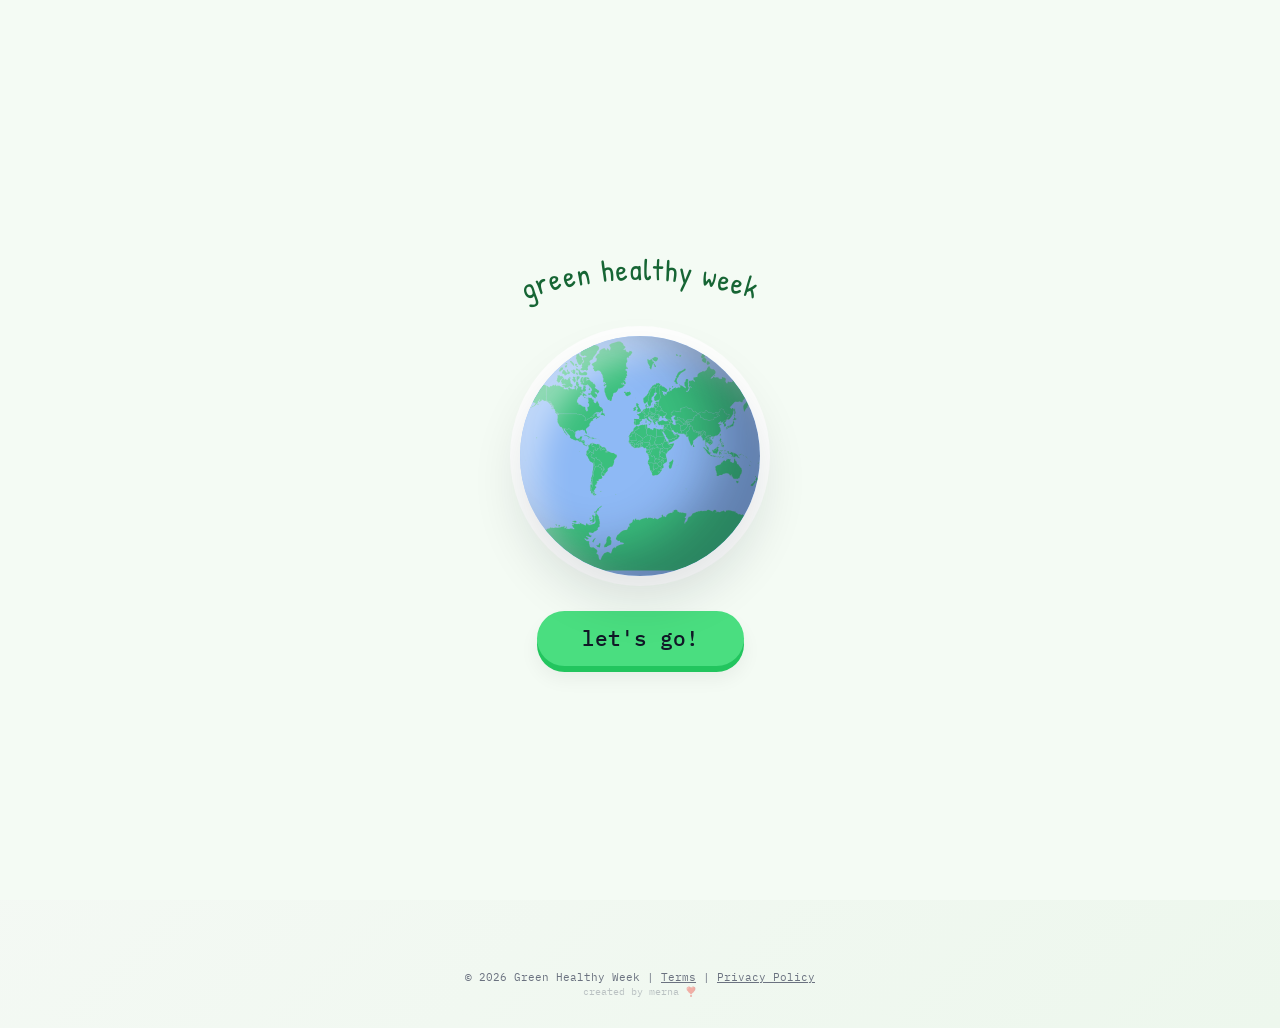
<file: index.html>
<!DOCTYPE html>
<html lang="en">
<head>

<script async src="https://www.googletagmanager.com/gtag/js?id=G-5NJ11QNPLZ"></script>
<script>
  window.dataLayer = window.dataLayer || [];
  function gtag(){dataLayer.push(arguments);}
  gtag('js', new Date());
  gtag('config', 'G-5NJ11QNPLZ');
</script>

<script type="text/javascript">
    (function(c,l,a,r,i,t,y){
        c[a]=c[a]||function(){(c[a].q=c[a].q||[]).push(arguments)};
        t=l.createElement(r);t.async=1;t.src="https://www.clarity.ms/tag/"+i;
        y=l.getElementsByTagName(r)[0];y.parentNode.insertBefore(t,y);
    })(window, document, "clarity", "script", "zi676j51n7");
</script>

    <meta charset="UTF-8">
    <meta name="viewport" content="width=device-width, initial-scale=1.0, maximum-scale=1.0, user-scalable=no">
    <title>healthy plate, healthy planet!</title>
    <link href="https://fonts.googleapis.com/css2?family=IBM+Plex+Mono:wght@400;500&family=Inter:wght@500;600&family=Patrick+Hand&display=swap" rel="stylesheet">
    <link rel="stylesheet" href="style.css">

    <link rel="icon" type="image/png" href="favicon.png">

    <meta property="og:title" content="green healthy week">

<meta property="og:description"
content="Explore nutrition, build healthy plates, and discover how to care for our planet!">

<meta property="og:image"
content="https://healthy-plate-healthy-planet.vercel.app/og-image.png">

<meta property="og:url"
content="https://healthy-plate-healthy-planet.vercel.app/">

<meta property="og:type" content="website">

<meta name="twitter:card" content="summary_large_image">

</head>
<body>

     <div id="scene-stage">
    <div id="scene-intro" class="scene active">
        <svg class="curved-title-svg" viewBox="0 0 500 120">
            <path id="textCurve" d="M 60,100 Q 250,20 440,100" fill="transparent" />
            <text>
                <textPath href="#textCurve" startOffset="50%" text-anchor="middle">
                    green healthy week
                </textPath>
            </text>
        </svg>

        <div class="earth-track">
            <div class="earth-globe-new">
                <div class="globe-clip">
                    <div class="globe-map-img"></div>
                </div>
                <div class="globe-shadow"></div>
            </div>
        </div>

        <button class="start-btn" onclick="goToScene('scene-menu')">let's go!</button>
    </div>

    <div id="scene-menu" class="scene">
        <div class="glass-header" style="margin-bottom: 25px;">
            <h2>green healthy week</h2>
            <p>choose a game to play!</p>
        </div>

        <div class="menu-grid">
            <div class="menu-card" onclick="goToScene('scene-color')">
                <div class="menu-icon">🍽️</div>
                <h3>Plate Builder</h3>
                <p>Design a balanced healthy meal!</p>
            </div>
            <div class="menu-card" onclick="startSortingGame()">
                <div class="menu-icon">⚡</div>
                <h3>Food Sort</h3>
                <p>Sort fruits & veggies fast!</p>
            </div>
            <div class="menu-card" onclick="startCatchGame()">
                <div class="menu-icon">🧺</div>
                <h3>Catch Snack</h3>
                <p>Catch falling healthy treats!</p>
            </div>
        </div>

        <div class="menu-grid menu-grid-last">
    <div class="menu-card" onclick="startMemoryFromMenu()">
        <div class="menu-icon">🧠</div>
        <h3>Nutrition Match</h3>
        <p>Test your memory with food cards!</p>
    </div>
</div>
    </div>

    <div id="scene-color" class="scene">
        <div class="glass-header">
            <h2>pick your plate!</h2>
            <p>choose a color for your meal</p>
        </div>
        
        <div class="color-grid">
            <div class="color-option" onclick="selectColor('#a7f3d0', this)">
                <div class="plate-preview" style="background: #a7f3d0; border: 4px solid #6ee7b7;"></div>
            </div>
            <div class="color-option" onclick="selectColor('#bae6fd', this)">
                <div class="plate-preview" style="background: #bae6fd; border: 4px solid #7dd3fc;"></div>
            </div>
            <div class="color-option" onclick="selectColor('#fef08a', this)">
                <div class="plate-preview" style="background: #fef08a; border: 4px solid #fde047;"></div>
            </div>
            <div class="color-option" onclick="selectColor('#fbcfe8', this)">
                <div class="plate-preview" style="background: #fbcfe8; border: 4px solid #f9a8d4;"></div>
            </div>
            <div class="color-option" onclick="selectColor('#e9d5ff', this)">
                <div class="plate-preview" style="background: #e9d5ff; border: 4px solid #d8b4fe;"></div>
            </div>
            <div class="color-option" onclick="selectColor('#fed7aa', this)">
                <div class="plate-preview" style="background: #fed7aa; border: 4px solid #fdba74;"></div>
            </div>
            <div class="color-option" onclick="selectColor('#fecaca', this)">
                <div class="plate-preview" style="background: #fecaca; border: 4px solid #fca5a5;"></div>
            </div>
            <div class="color-option" onclick="selectColor('#ccfbf1', this)">
                <div class="plate-preview" style="background: #ccfbf1; border: 4px solid #5eead4;"></div>
            </div>
        </div>
        <div class="controls" style="margin-top: 25px;">
            <button class="btn-back" onclick="goToScene('scene-menu')">🏠 Main Menu</button>
        </div>
    </div>

    <div id="scene-build" class="scene">
        <div class="top-hud">
            <div class="hud-title">HEALTHY METER</div>
            <div class="meter-bg">
                <div class="meter-fill" id="healthMeter"></div>
            </div>
            <div class="hud-stats">
                <span class="label">FOODS ON PLATE</span>
                <span class="value" id="countVal">0</span>
            </div>
        </div>

        <div class="build-container">
            <div class="panel food-panel">
                <h3>FRUITS 🍎</h3>
                <div class="food-list">
                    <img src="blueberry.png" class="draggable" draggable="true" data-src="blueberry.png" data-size="45" alt="Blueberry">
                    <img src="strawberry.png" class="draggable" draggable="true" data-src="strawberry.png" data-size="55" alt="Strawberry">
                    <img src="apple.png" class="draggable" draggable="true" data-src="apple.png" data-size="70" alt="Apple">
                    <img src="banana.png" class="draggable" draggable="true" data-src="banana.png" data-size="100" alt="Banana">
                    <img src="kiwi.png" class="draggable" draggable="true" data-src="kiwi.png" data-size="50" alt="Kiwi">
                    <img src="watermelon.png" class="draggable" draggable="true" data-src="watermelon.png" data-size="125" alt="Watermelon">
                    <img src="pomegranate.png" class="draggable" draggable="true" data-src="pomegranate.png" data-size="85" alt="Pomegranate">
                    <img src="avocado.png" class="draggable" draggable="true" data-src="avocado.png" data-size="65" alt="Avocado">
                    <img src="mango.png" class="draggable" draggable="true" data-src="mango.png" data-size="120" alt="Mango">
                </div>
            </div>

            <div class="center-stage">
                <div class="plate-wrapper" id="dropZone">
                    <div class="the-plate" id="activePlate"></div>
                    <div class="food-layer" id="foodLayer"></div>
                </div>
                <div class="controls">
                    <button class="btn-back" onclick="goToScene('scene-color')">change plate</button>
                    <button class="btn-clear" onclick="clearPlate()">clear plate</button>
                    <button class="btn-back" onclick="goToScene('scene-menu')">🏠 menu</button>
                </div>
            </div>

            <div class="panel food-panel">
                <h3>VEGGIES 🥦</h3>
                <div class="food-list">
                    <img src="carrot.png" class="draggable" draggable="true" data-src="carrot.png" data-size="90" alt="Carrot">
                    <img src="mushroom.png" class="draggable" draggable="true" data-src="mushroom.png" data-size="50" alt="Mushroom">
                    <img src="broccoli.png" class="draggable" draggable="true" data-src="broccoli.png" data-size="65" alt="Broccoli">
                    <img src="lettuce.png" class="draggable" draggable="true" data-src="lettuce.png" data-size="105" alt="Lettuce">
                    <img src="corn.png" class="draggable" draggable="true" data-src="corn.png" data-size="95" alt="Corn">
                    <img src="pepper.png" class="draggable" draggable="true" data-src="pepper.png" data-size="75" alt="Pepper">
                </div>
            </div>
        </div>
    </div>

    <div id="scene-game" class="scene">
        <div class="glass-header">
            <h2>NUTRITION MATCH</h2>
            <p>match the healthy food cards to win!</p>
        </div>
        
        <div class="game-container">
            <div class="game-grid" id="memoryGrid"></div>
        </div>

        <div class="controls" style="margin-top: 25px;">
            <button class="btn-back" onclick="goToScene('scene-menu')">🏠 Main Menu</button>
            <button class="btn-clear" onclick="initMemoryGame()">🔄 Restart</button>
        </div>
    </div>

    <div id="scene-sorting" class="scene">
        <div class="glass-header">
            <h2>FOOD SORT SPEED RUN</h2>
            <p>is it a fruit or a vegetable?</p>
        </div>
        
        <div class="game-container">
            <div class="recipe-display-card" style="text-align: center;">
                <div id="sortItemDisplay" style="font-size: 5rem; margin-bottom: 10px;">🍎</div>
                <h3 id="sortItemName" style="font-family: 'Patrick Hand', cursive; font-size: 2rem; color: var(--poster-dark); margin-bottom: 15px;">Apple</h3>
                <div style="display: flex; gap: 15px; justify-content: center;">
                    <button class="btn-sort" onclick="checkSort('fruit')">🍎 Fruit</button>
                    <button class="btn-sort" onclick="checkSort('veggie')">🥦 Veggie</button>
                </div>
                <p id="sortScoreText" style="font-family: 'IBM Plex Mono', monospace; margin-top: 15px; font-size: 0.85rem; color: #166534;">Score: 0</p>
            </div>
        </div>

        <div class="controls" style="margin-top: 25px;">
            <button class="btn-back" onclick="goToScene('scene-menu')">🏠 Main Menu</button>
        </div>
    </div>

    <div id="scene-catch" class="scene">
        <div class="glass-header" style="margin-bottom: 10px;">
            <h2>CATCH THE SNACK</h2>
            <p>move the basket to catch falling food!</p>
        </div>
        
        <div class="catch-arena" id="catchArena">
            <div class="catch-score" id="catchScoreText">Score: 0</div>
            <div class="falling-basket" id="playerBasket">🧺</div>
        </div>

        <div class="controls" style="margin-top: 20px;">
            <button class="btn-back" onclick="exitCatchGame()">🏠 Main Menu</button>
        </div>
    </div>

    <div class="achievement-modal" id="achievementModal">
        <div class="achievement-card">
            <div class="badge-icon">🌟</div>
            <div class="achievement-tag">ACHIEVEMENT UNLOCKED</div>
            <h3 class="achievement-title">Master Chef</h3>
            <p class="achievement-desc">You built a balanced plate! Ready to play or head to the menu?</p>
            
            <div class="achievement-actions">
                <button class="btn-action primary" onclick="launchMemoryGame()">Play Memory Game ✨</button>
                <button class="btn-action secondary" onclick="goToScene('scene-menu')">Main Menu 🏠</button>
            </div>
        </div>
    </div>

    <div class="achievement-modal" id="winModal">
        <div class="achievement-card">
            <div class="badge-icon">🎉</div>
            <div class="achievement-tag">WELL DONE!</div>
            <h3 class="achievement-title">Memory Master</h3>
            <p class="achievement-desc">You matched all the healthy food cards correctly!</p>
            
            <div class="achievement-actions">
                <button class="btn-action primary" onclick="resetGame()">Play Again? 🔄</button>
                <button class="btn-action secondary" onclick="goToScene('scene-menu')">Main Menu 🏠</button>
            </div>
        </div>
    </div>

    <div class="achievement-modal" id="sortWrongModal">
        <div class="achievement-card">
            <div class="badge-icon">❌</div>
            <div class="achievement-tag" style="color: #dc2626;">OOPS!</div>
            <h3 class="achievement-title">Not Quite!</h3>
            <p class="achievement-desc" id="sortWrongText">That item belongs in a different group!</p>
            <div class="achievement-actions">
                <button class="btn-action primary" onclick="closeSortWrongModal()">Keep Playing ✨</button>
            </div>
        </div>
    </div>

    <div class="achievement-modal" id="sortWinModal">
        <div class="achievement-card">
            <div class="badge-icon">🏆</div>
            <div class="achievement-tag">SPEED RUN CLEARED</div>
            <h3 class="achievement-title">Sort Master!</h3>
            <p class="achievement-desc">You successfully sorted 10 items correctly!</p>
            <div class="achievement-actions">
                <button class="btn-action primary" onclick="startSortingGame()">Play Again 🔄</button>
                <button class="btn-action secondary" onclick="goToScene('scene-menu')">Main Menu 🏠</button>
            </div>
        </div>
    </div>

    <div class="achievement-modal" id="catchGameOverModal">
        <div class="achievement-card">
            <div class="badge-icon">💥</div>
            <div class="achievement-tag" style="color: #dc2626;">GAME OVER</div>
            <h3 class="achievement-title">Dropped It!</h3>
            <p class="achievement-desc" id="catchFinalScoreText">A snack hit the floor! Try again to reach 20.</p>
            <div class="achievement-actions">
                <button class="btn-action primary" onclick="startCatchGame()">Try Again 🔄</button>
                <button class="btn-action secondary" onclick="goToScene('scene-menu')">Main Menu 🏠</button>
            </div>
        </div>
    </div>

    <div class="achievement-modal" id="catchWinModal">
        <div class="achievement-card">
            <div class="badge-icon">👑</div>
            <div class="achievement-tag">ARCADE CHAMPION</div>
            <h3 class="achievement-title">Snack Legend!</h3>
            <p class="achievement-desc">You caught 20 healthy snacks without dropping any!</p>
            <div class="achievement-actions">
                <button class="btn-action primary" onclick="startCatchGame()">Play Again 🔄</button>
                <button class="btn-action secondary" onclick="goToScene('scene-menu')">Main Menu 🏠</button>
            </div>
        </div>
    </div>
    </div>
    
    <footer style="text-align: center; padding: 30px 10px; font-family: 'IBM Plex Mono', monospace; font-size: 0.7rem; color: #6b7280; width: 100%; margin-top: 40px; position: relative; z-index: 10;">
        <span>© 2026 Green Healthy Week</span> | 
        <a href="terms.html" style="color: #6b7280; text-decoration: underline;">Terms</a> | 
        <a href="privacy.html" style="color: #6b7280; text-decoration: underline;">Privacy Policy</a> <br>
        <span style="opacity: 0.4; font-size: 0.6rem;">created by merna ❣️</span>
    </footer>

    <script src="script.js"></script>

<script>
    document.querySelectorAll('a[href="terms.html"], a[href="privacy.html"]').forEach(link => {
        link.addEventListener('click', function(e) {
            e.preventDefault();

            const destination = this.href;

            document.body.style.transition =
                'opacity 0.45s ease, filter 0.45s ease, transform 0.45s ease';

            document.body.style.opacity = '0';
            document.body.style.filter = 'blur(10px)';
            document.body.style.transform = 'scale(0.97)';

            setTimeout(() => {
                window.location.href = destination;
            }, 450);
        });
    });
</script>
</body>
</html>
</file>
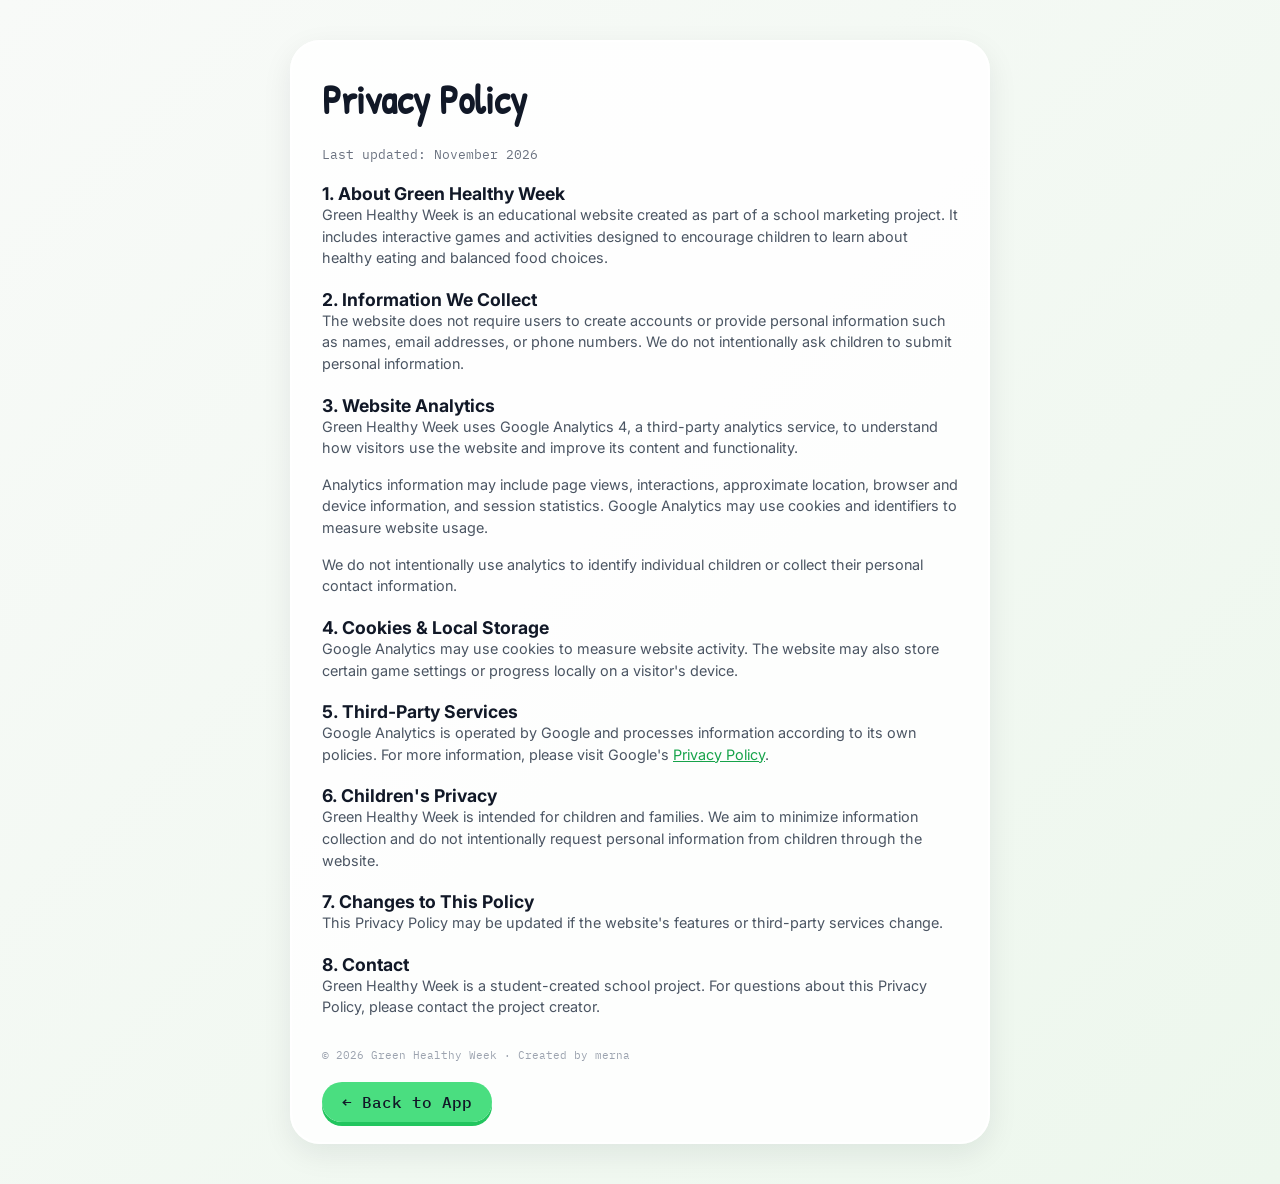
<file: privacy.html>
<!DOCTYPE html>
<html lang="en">
<head>
    <meta charset="UTF-8">
    <meta name="viewport" content="width=device-width, initial-scale=1.0">

    <title>Privacy Policy - Green Healthy Week</title>

    <link href="https://fonts.googleapis.com/css2?family=IBM+Plex+Mono:wght@400;500&family=Inter:wght@500;600&family=Patrick+Hand&display=swap" rel="stylesheet">
    <link rel="stylesheet" href="style.css">
</head>

<body class="legal-page" style="overflow-y: auto; padding: 40px 20px;">

    <div style="max-width: 700px; margin: 0 auto; background: rgba(255, 255, 255, 0.85); backdrop-filter: blur(15px); padding: 30px; border-radius: 30px; border: 2px solid white; box-shadow: 0 10px 30px rgba(17, 24, 39, 0.08);">

        <h1 style="font-family: 'Patrick Hand', cursive; font-size: 2.5rem; color: #111827; margin-bottom: 20px;">
            Privacy Policy
        </h1>

        <p style="font-family: 'IBM Plex Mono', monospace; font-size: 0.8rem; color: #6b7280; margin-bottom: 20px;">
            Last updated: November 2026
        </p>

        <h3 style="font-family: 'Inter', sans-serif; font-size: 1.1rem; margin-top: 20px; color: #111827;">
            1. About Green Healthy Week
        </h3>

        <p style="font-family: 'Inter', sans-serif; font-size: 0.9rem; color: #4b5563; line-height: 1.5; margin-bottom: 15px;">
            Green Healthy Week is an educational website created as part of a school marketing project. It includes interactive games and activities designed to encourage children to learn about healthy eating and balanced food choices.
        </p>

        <h3 style="font-family: 'Inter', sans-serif; font-size: 1.1rem; margin-top: 20px; color: #111827;">
            2. Information We Collect
        </h3>

        <p style="font-family: 'Inter', sans-serif; font-size: 0.9rem; color: #4b5563; line-height: 1.5; margin-bottom: 15px;">
            The website does not require users to create accounts or provide personal information such as names, email addresses, or phone numbers. We do not intentionally ask children to submit personal information.
        </p>

        <h3 style="font-family: 'Inter', sans-serif; font-size: 1.1rem; margin-top: 20px; color: #111827;">
            3. Website Analytics
        </h3>

        <p style="font-family: 'Inter', sans-serif; font-size: 0.9rem; color: #4b5563; line-height: 1.5; margin-bottom: 15px;">
            Green Healthy Week uses Google Analytics 4, a third-party analytics service, to understand how visitors use the website and improve its content and functionality.
        </p>

        <p style="font-family: 'Inter', sans-serif; font-size: 0.9rem; color: #4b5563; line-height: 1.5; margin-bottom: 15px;">
            Analytics information may include page views, interactions, approximate location, browser and device information, and session statistics. Google Analytics may use cookies and identifiers to measure website usage.
        </p>

        <p style="font-family: 'Inter', sans-serif; font-size: 0.9rem; color: #4b5563; line-height: 1.5; margin-bottom: 15px;">
            We do not intentionally use analytics to identify individual children or collect their personal contact information.
        </p>

        <h3 style="font-family: 'Inter', sans-serif; font-size: 1.1rem; margin-top: 20px; color: #111827;">
            4. Cookies & Local Storage
        </h3>

        <p style="font-family: 'Inter', sans-serif; font-size: 0.9rem; color: #4b5563; line-height: 1.5; margin-bottom: 15px;">
            Google Analytics may use cookies to measure website activity. The website may also store certain game settings or progress locally on a visitor's device.
        </p>

        <h3 style="font-family: 'Inter', sans-serif; font-size: 1.1rem; margin-top: 20px; color: #111827;">
            5. Third-Party Services
        </h3>

        <p style="font-family: 'Inter', sans-serif; font-size: 0.9rem; color: #4b5563; line-height: 1.5; margin-bottom: 15px;">
            Google Analytics is operated by Google and processes information according to its own policies. For more information, please visit Google's
            <a href="https://policies.google.com/privacy" target="_blank" rel="noopener noreferrer" style="color: #16a34a;">Privacy Policy</a>.
        </p>

        <h3 style="font-family: 'Inter', sans-serif; font-size: 1.1rem; margin-top: 20px; color: #111827;">
            6. Children's Privacy
        </h3>

        <p style="font-family: 'Inter', sans-serif; font-size: 0.9rem; color: #4b5563; line-height: 1.5; margin-bottom: 15px;">
            Green Healthy Week is intended for children and families. We aim to minimize information collection and do not intentionally request personal information from children through the website.
        </p>

        <h3 style="font-family: 'Inter', sans-serif; font-size: 1.1rem; margin-top: 20px; color: #111827;">
            7. Changes to This Policy
        </h3>

        <p style="font-family: 'Inter', sans-serif; font-size: 0.9rem; color: #4b5563; line-height: 1.5; margin-bottom: 15px;">
            This Privacy Policy may be updated if the website's features or third-party services change.
        </p>

        <h3 style="font-family: 'Inter', sans-serif; font-size: 1.1rem; margin-top: 20px; color: #111827;">
            8. Contact
        </h3>

        <p style="font-family: 'Inter', sans-serif; font-size: 0.9rem; color: #4b5563; line-height: 1.5; margin-bottom: 15px;">
            Green Healthy Week is a student-created school project. For questions about this Privacy Policy, please contact the project creator.
        </p>

        <p style="font-family: 'IBM Plex Mono', monospace; font-size: 0.7rem; color: #9ca3af; margin-top: 30px;">
            © 2026 Green Healthy Week · Created by merna
        </p>

        <div style="margin-top: 30px;">
            <a href="index.html" style="font-family: 'IBM Plex Mono', monospace; text-decoration: none; background: #4ade80; color: #111827; padding: 10px 20px; border-radius: 50px; font-weight: 500; box-shadow: 0 4px 0 #22c55e;">
                ← Back to App
            </a>
        </div>

    </div>
<script>
    window.addEventListener('load', () => {
        requestAnimationFrame(() => {
            document.body.classList.add('page-visible');
        });
    });

    document.querySelector('a[href="index.html"]').addEventListener('click', function(e) {
        e.preventDefault();

        document.body.classList.remove('page-visible');
        document.body.classList.add('page-exit');

        setTimeout(() => {
            window.location.href = this.href;
        }, 450);
    });
</script>
</body>
</html>
</file>
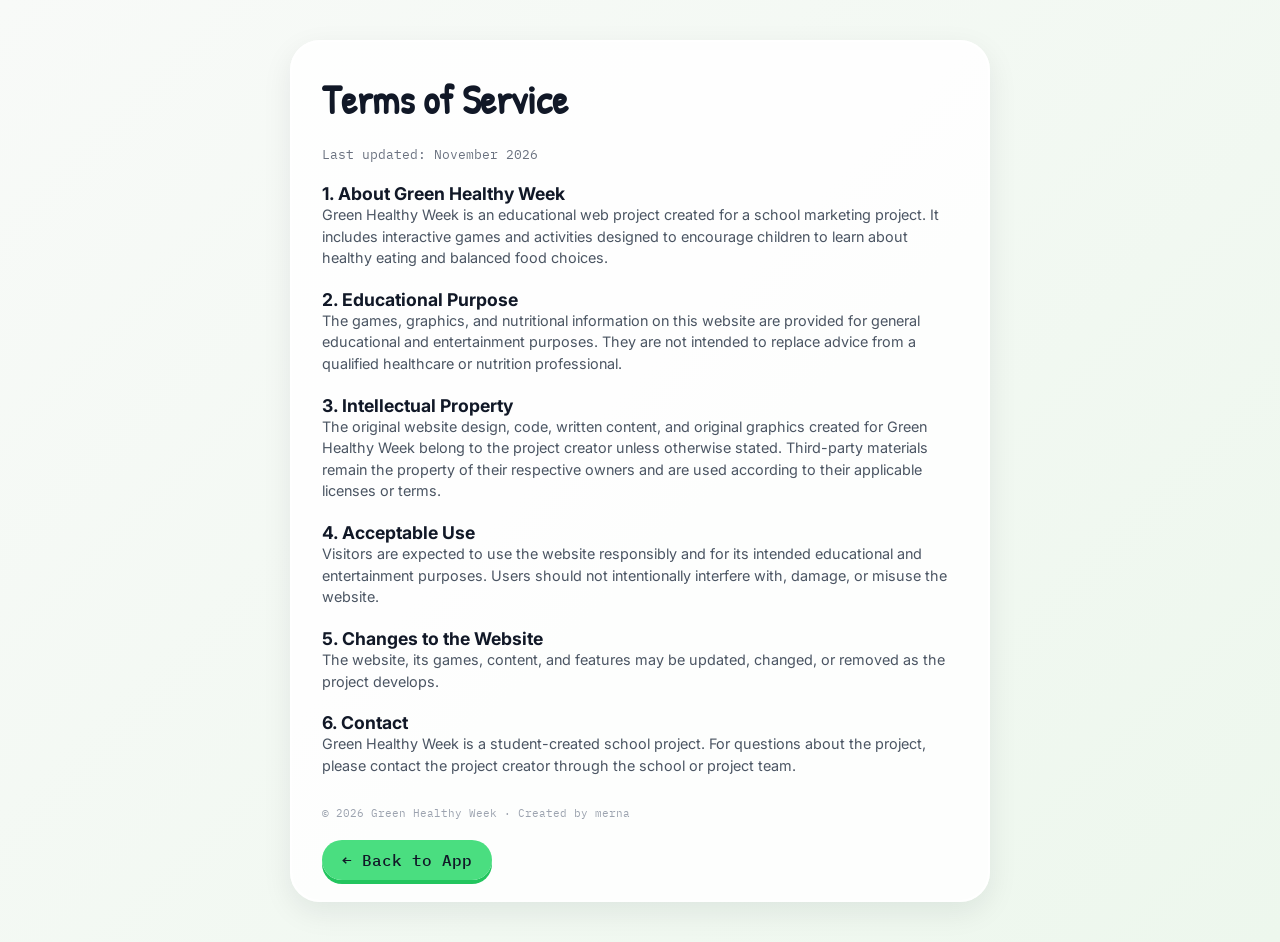
<file: terms.html>
<!DOCTYPE html>
<html lang="en">
<head>
    <meta charset="UTF-8">
    <meta name="viewport" content="width=device-width, initial-scale=1.0">

    <title>Terms of Service - Green Healthy Week</title>

    <link href="https://fonts.googleapis.com/css2?family=IBM+Plex+Mono:wght@400;500&family=Inter:wght@500;600&family=Patrick+Hand&display=swap" rel="stylesheet">
    <link rel="stylesheet" href="style.css">
</head>

<body class="legal-page" style="overflow-y: auto; padding: 40px 20px;">

    <div style="max-width: 700px; margin: 0 auto; background: rgba(255, 255, 255, 0.85); backdrop-filter: blur(15px); padding: 30px; border-radius: 30px; border: 2px solid white; box-shadow: 0 10px 30px rgba(17, 24, 39, 0.08);">

        <h1 style="font-family: 'Patrick Hand', cursive; font-size: 2.5rem; color: #111827; margin-bottom: 20px;">
            Terms of Service
        </h1>

        <p style="font-family: 'IBM Plex Mono', monospace; font-size: 0.8rem; color: #6b7280; margin-bottom: 20px;">
            Last updated: November 2026
        </p>

        <h3 style="font-family: 'Inter', sans-serif; font-size: 1.1rem; margin-top: 20px; color: #111827;">
            1. About Green Healthy Week
        </h3>

        <p style="font-family: 'Inter', sans-serif; font-size: 0.9rem; color: #4b5563; line-height: 1.5; margin-bottom: 15px;">
            Green Healthy Week is an educational web project created for a school marketing project. It includes interactive games and activities designed to encourage children to learn about healthy eating and balanced food choices.
        </p>

        <h3 style="font-family: 'Inter', sans-serif; font-size: 1.1rem; margin-top: 20px; color: #111827;">
            2. Educational Purpose
        </h3>

        <p style="font-family: 'Inter', sans-serif; font-size: 0.9rem; color: #4b5563; line-height: 1.5; margin-bottom: 15px;">
            The games, graphics, and nutritional information on this website are provided for general educational and entertainment purposes. They are not intended to replace advice from a qualified healthcare or nutrition professional.
        </p>

        <h3 style="font-family: 'Inter', sans-serif; font-size: 1.1rem; margin-top: 20px; color: #111827;">
            3. Intellectual Property
        </h3>

        <p style="font-family: 'Inter', sans-serif; font-size: 0.9rem; color: #4b5563; line-height: 1.5; margin-bottom: 15px;">
            The original website design, code, written content, and original graphics created for Green Healthy Week belong to the project creator unless otherwise stated. Third-party materials remain the property of their respective owners and are used according to their applicable licenses or terms.
        </p>

        <h3 style="font-family: 'Inter', sans-serif; font-size: 1.1rem; margin-top: 20px; color: #111827;">
            4. Acceptable Use
        </h3>

        <p style="font-family: 'Inter', sans-serif; font-size: 0.9rem; color: #4b5563; line-height: 1.5; margin-bottom: 15px;">
            Visitors are expected to use the website responsibly and for its intended educational and entertainment purposes. Users should not intentionally interfere with, damage, or misuse the website.
        </p>

        <h3 style="font-family: 'Inter', sans-serif; font-size: 1.1rem; margin-top: 20px; color: #111827;">
            5. Changes to the Website
        </h3>

        <p style="font-family: 'Inter', sans-serif; font-size: 0.9rem; color: #4b5563; line-height: 1.5; margin-bottom: 15px;">
            The website, its games, content, and features may be updated, changed, or removed as the project develops.
        </p>

        <h3 style="font-family: 'Inter', sans-serif; font-size: 1.1rem; margin-top: 20px; color: #111827;">
            6. Contact
        </h3>

        <p style="font-family: 'Inter', sans-serif; font-size: 0.9rem; color: #4b5563; line-height: 1.5; margin-bottom: 15px;">
            Green Healthy Week is a student-created school project. For questions about the project, please contact the project creator through the school or project team.
        </p>

        <p style="font-family: 'IBM Plex Mono', monospace; font-size: 0.7rem; color: #9ca3af; margin-top: 30px;">
            © 2026 Green Healthy Week · Created by merna
        </p>

        <div style="margin-top: 30px;">
            <a href="index.html" style="font-family: 'IBM Plex Mono', monospace; text-decoration: none; background: #4ade80; color: #111827; padding: 10px 20px; border-radius: 50px; font-weight: 500; box-shadow: 0 4px 0 #22c55e;">
                ← Back to App
            </a>
        </div>

    </div>

    <script>
    window.addEventListener('load', () => {
        requestAnimationFrame(() => {
            document.body.classList.add('page-visible');
        });
    });

    document.querySelector('a[href="index.html"]').addEventListener('click', function(e) {
        e.preventDefault();

        document.body.classList.remove('page-visible');
        document.body.classList.add('page-exit');

        setTimeout(() => {
            window.location.href = this.href;
        }, 450);
    });
</script>

</body>
</html>
</file>
<file: style.css>
:root {
  --poster-green: #f0fdf4;
  --poster-dark: #111827;
  --poster-accent: #4ade80;
  --land-color: #22c55e;
  --white-glass: rgba(255, 255, 255, 0.75);
  --shadow: 0 10px 30px rgba(17, 24, 39, 0.08);
}

* {
  margin: 0;
  padding: 0;
  box-sizing: border-box;
  -webkit-tap-highlight-color: transparent;
}

body {
  background: linear-gradient(135deg, #f8faf8 0%, #edf7ed 100%);
  font-family: 'Inter', sans-serif;
  color: var(--poster-dark);
  min-height: 100vh;
  display: flex;
  flex-direction: column;
  overflow-y: auto;
}

#scene-stage {
    position: relative;
    width: 100%;
    min-height: 100vh;
    flex-shrink: 0;
}

.poster-title, .glass-header h2, .panel h3 {
  font-family: 'Patrick Hand', cursive;
  letter-spacing: 0.03em;
  font-weight: 400;
}

.glass-header p, .message, .label {
  font-family: 'IBM Plex Mono', monospace;
}

.scene {
  position: absolute;
  inset: 0;
  display: flex;
  flex-direction: column;
  align-items: center;
  justify-content: center;
  opacity: 0;
  filter: blur(10px);
  pointer-events: none;
  transform: scale(0.94) translateY(15px);
  transition: opacity 0.4s ease, filter 0.4s ease, transform 0.4s cubic-bezier(0.34, 1.56, 0.64, 1);
}

.scene.active {
  opacity: 1;
  filter: blur(0px);
  pointer-events: all;
  transform: scale(1) translateY(0);
  min-height: 80vh;
}

#scene-intro {
  background: #f4fbf4;
}

.curved-title-svg {
  width: 100%;
  max-width: 420px;
  height: 90px;
  overflow: visible;
  margin-bottom: 1px;
}

.curved-title-svg text {
  font-family: 'Patrick Hand', cursive;
  font-size: 40px;
  fill: #166534;
  letter-spacing: 2px;
}

.earth-track {
  width: 100%;
  height: 260px;
  display: flex;
  align-items: center;
  justify-content: center;
  margin-bottom: 25px;
}

.earth-globe-new {
  width: 240px;
  height: 240px;
  border-radius: 50%;
  position: relative;
  overflow: hidden;
  box-shadow: 0 25px 50px rgba(17, 24, 39, 0.12), 0 0 0 10px rgba(255, 255, 255, 0.9);
  background: #8eb9f5;
}

.globe-clip {
  width: 100%;
  height: 100%;
  border-radius: 50%;
  overflow: hidden;
  position: relative;
}

.globe-map-img {
  position: absolute;
  top: 0;
  left: 0;
  width: 480px;
  height: 250px;
  background-image: url('world-map.svg');
  background-size: 240px 240px;
  background-repeat: repeat-x;
  filter: sepia(1) hue-rotate(65deg) saturate(5) brightness(0.75);
  animation: spinMap 3s linear infinite;
}

.globe-shadow {
  position: absolute;
  inset: 0;
  border-radius: 50%;
  box-shadow: inset -45px -20px 50px rgba(15, 23, 42, 0.35), inset 20px 20px 30px rgba(255, 255, 255, 0.45);
  pointer-events: none;
  z-index: 2;
}

@keyframes spinMap {
  from { transform: translateX(0); }
  to { transform: translateX(-240px); }
}

.start-btn {
  padding: 14px 45px;
  font-size: 1.3rem;
  font-family: 'IBM Plex Mono', monospace;
  font-weight: 500;
  background: var(--poster-accent);
  color: #111827;
  border: none;
  border-radius: 50px;
  box-shadow: 0 6px 0 #22c55e, 0 12px 20px rgba(0,0,0,0.06);
  cursor: pointer;
  transition: transform 0.1s;
  text-transform: lowercase;
}

.start-btn:active {
  transform: translateY(6px);
  box-shadow: 0 0 0 #22c55e;
}

.glass-header {
  text-align: center;
  margin-bottom: 25px;
}

.glass-header h2 {
  font-size: 2.6rem;
  color: var(--poster-dark);
}

.menu-grid {
  display: flex;
  gap: 16px;
  justify-content: center;
  max-width: 900px;
  width: 92%;
  margin-bottom: 8px;
  flex-wrap: wrap;
}

.menu-card {
  background: var(--white-glass);
  backdrop-filter: blur(15px);
  border: 3px solid white;
  border-radius: 26px;
  padding: 20px 14px;
  flex: 1;
  min-width: 180px;
  text-align: center;
  cursor: pointer;
  box-shadow: var(--shadow);
  transition: transform 0.2s cubic-bezier(0.34, 1.56, 0.64, 1), border-color 0.2s;
}

.menu-card:hover {
  transform: translateY(-6px) scale(1.02);
  border-color: var(--poster-accent);
  background: white;
}

.menu-icon {
  font-size: 2.5rem;
  margin-bottom: 8px;
}

.menu-card h3 {
  font-family: 'Patrick Hand', cursive;
  font-size: 1.5rem;
  color: var(--poster-dark);
  margin-bottom: 4px;
}

.menu-card p {
  font-family: 'IBM Plex Mono', monospace;
  font-size: 0.72rem;
  color: #4b5563;
  line-height: 1.3;
}

.color-grid {
  display: flex;
  flex-wrap: wrap;
  justify-content: center;
  gap: 15px;
  max-width: 550px;
  margin: 0 auto;
}

.color-option {
  background: var(--white-glass);
  backdrop-filter: blur(10px);
  padding: 15px;
  border-radius: 22px;
  border: 2px solid white;
  cursor: pointer;
  text-align: center;
  transition: transform 0.2s;
  box-shadow: var(--shadow);
}

.color-option:hover {
  transform: translateY(-6px) scale(1.03);
}

.color-option.selected {
  border-color: var(--poster-dark);
  background: white;
}

.plate-preview {
  width: 60px;
  height: 60px;
  border-radius: 50%;
  margin: 0 auto;
}

.top-hud {
  position: absolute;
  top: 15px;
  left: 50%;
  transform: translateX(-50%);
  width: 90%;
  max-width: 800px;
  display: flex;
  align-items: center;
  gap: 15px;
  background: var(--white-glass);
  backdrop-filter: blur(15px);
  padding: 12px 25px;
  border-radius: 50px;
  border: 2px solid white;
  box-shadow: var(--shadow);
  z-index: 10;
}

.hud-title {
  font-family: 'IBM Plex Mono', monospace;
  font-size: 0.75rem;
  font-weight: 600;
  white-space: nowrap;
}

.top-hud .meter-bg {
  flex: 1;
  height: 14px;
  background: #e5e7eb;
  border-radius: 10px;
  overflow: hidden;
}

.top-hud .meter-fill {
  height: 100%;
  width: 0%;
  background: var(--poster-accent);
  transition: width 0.4s cubic-bezier(0.34, 1.56, 0.64, 1);
}

.hud-stats {
  display: flex;
  align-items: center;
  gap: 8px;
  font-family: 'IBM Plex Mono', monospace;
}

.hud-stats .label {
  font-size: 0.65rem;
  color: #6b7280;
}

.hud-stats .value {
  font-size: 1.3rem;
  color: var(--poster-accent);
  font-weight: 700;
}

.build-container {
  display: grid;
  grid-template-columns: 220px 1fr 220px;
  width: 95%;
  max-width: 1150px;
  height: 72vh;
  gap: 25px;
  align-items: center;
  margin-top: 55px;
}

.panel {
  background: var(--white-glass);
  backdrop-filter: blur(15px);
  border-radius: 28px;
  padding: 16px;
  border: 2px solid white;
  box-shadow: var(--shadow);
  display: flex;
  flex-direction: column;
  height: 100%;
  max-height: 480px;
}

.panel h3 {
  font-size: 1.3rem;
  margin-bottom: 12px;
  text-align: center;
}

.food-list {
  display: grid;
  grid-template-columns: repeat(2, 1fr);
  gap: 10px;
  flex: 1;
  min-height: 0;
  overflow-y: auto;
  align-content: start;
  justify-items: center;
  padding: 4px;
}

.draggable {
  width: 100%;
  max-width: 72px;
  aspect-ratio: 1;
  object-fit: contain;
  background: #f8fafc;
  border: 1.5px solid #f1f5f9;
  border-radius: 16px;
  padding: 8px;
  cursor: grab;
  box-shadow: 0 4px 10px rgba(0, 0, 0, 0.04);
  transition: transform 0.2s cubic-bezier(0.34, 1.56, 0.64, 1);
}

.draggable:hover {
  transform: scale(1.08) rotate(3deg);
  border-color: #4ade80;
  background: white;
}

.center-stage {
  display: flex;
  flex-direction: column;
  align-items: center;
  justify-content: center;
}

.plate-wrapper {
  width: 320px;
  height: 320px;
  position: relative;
}

.the-plate {
  width: 100%;
  height: 100%;
  border-radius: 50%;
  background: white;
  box-shadow: inset 0 10px 30px rgba(0,0,0,0.08), 0 15px 40px rgba(0,0,0,0.1);
  border: 8px solid white;
  transition: background 0.3s;
}

.food-layer {
  position: absolute;
  inset: 15px;
  border-radius: 50%;
  overflow: hidden;
  pointer-events: none;
}

.dropped-item {
  position: absolute;
  object-fit: contain;
  animation: popIn 0.4s cubic-bezier(0.34, 1.56, 0.64, 1);
  filter: drop-shadow(0 4px 4px rgba(0,0,0,0.15));
}

@keyframes popIn {
  from { transform: scale(0); }
  to { transform: scale(1) rotate(var(--r)); }
}

.controls {
  display: flex;
  gap: 10px;
  margin-top: 15px;
  flex-wrap: wrap;
  justify-content: center;
}

.controls button {
  padding: 8px 18px;
  border-radius: 50px;
  border: none;
  font-family: 'IBM Plex Mono', monospace;
  font-weight: 500;
  font-size: 0.8rem;
  cursor: pointer;
  box-shadow: 0 3px 0 rgba(0,0,0,0.08);
  transition: transform 0.1s;
}

.btn-back { background: white; color: var(--poster-dark); }
.btn-clear { background: #fee2e2; color: #ef4444; }
.controls button:active { transform: translateY(3px); box-shadow: none; }

/* Uniform Button Styling for Sorting Options */
.btn-sort {
    width: 140px;
    padding: 12px;
    border-radius: 50px;
    border: none;
    font-family: 'IBM Plex Mono', monospace;
    font-weight: 500;
    font-size: 0.85rem;
    cursor: pointer;
    background: var(--poster-accent);
    color: #111827;
    box-shadow: 0 5px 0 #22c55e, 0 8px 16px rgba(0,0,0,0.06);
    transition: transform 0.1s;
}

.btn-sort:active {
    transform: translateY(4px);
    box-shadow: none;
}

.game-container {
    display: flex;
    flex-direction: column;
    align-items: center;
    justify-content: center;
    width: 100%;
    padding: 10px;
}

.game-grid {
    display: grid;
    grid-template-columns: repeat(4, 1fr);
    grid-template-rows: repeat(3, 1fr);
    gap: 10px;
    width: 100%;
    max-width: 440px;
    aspect-ratio: 4 / 3;
    background: var(--white-glass);
    backdrop-filter: blur(15px);
    border: 2px solid white;
    padding: 16px;
    border-radius: 30px;
    box-shadow: var(--shadow);
}

.memory-card {
    background: transparent;
    cursor: pointer;
    perspective: 1000px;
    user-select: none;
    width: 100%;
    height: 100%;
}

.card-inner {
    position: relative;
    width: 100%;
    height: 100%;
    text-align: center;
    transition: transform 0.5s cubic-bezier(0.34, 1.56, 0.64, 1);
    transform-style: preserve-3d;
}

.memory-card.flipped .card-inner {
    transform: rotateY(180deg);
}

.card-front, .card-back {
    position: absolute;
    inset: 0;
    width: 100%;
    height: 100%;
    backface-visibility: hidden;
    -webkit-backface-visibility: hidden;
    border-radius: 16px;
    display: flex;
    align-items: center;
    justify-content: center;
    box-shadow: 0 4px 10px rgba(0,0,0,0.03);
}

.card-back {
    background: white;
    border: 2px solid #e2e8f0;
    font-size: 1.3rem;
    transition: border-color 0.2s, transform 0.2s;
}

.memory-card:hover .card-back {
    transform: scale(1.05);
    border-color: var(--poster-accent);
}

.card-front {
    background: #f0fdf4;
    border: 2px solid #22c55e;
    transform: rotateY(180deg);
    padding: 8px;
}

.card-front img {
    width: 70%;
    height: 70%;
    object-fit: contain;
    pointer-events: none;
}

.memory-card.matched {
    opacity: 0.4;
    pointer-events: none;
    transform: scale(0.95);
}

.catch-arena {
    width: 90%;
    max-width: 420px;
    height: 55vh;
    background: var(--white-glass);
    backdrop-filter: blur(15px);
    border: 3px solid white;
    border-radius: 30px;
    position: relative;
    overflow: hidden;
    box-shadow: var(--shadow);
    touch-action: none;
}

.catch-score {
    position: absolute;
    top: 15px;
    left: 20px;
    font-family: 'IBM Plex Mono', monospace;
    font-size: 1rem;
    font-weight: 700;
    color: #166534;
    z-index: 10;
}

.falling-basket {
    position: absolute;
    bottom: 15px;
    left: 50%;
    transform: translateX(-50%);
    font-size: 4.5rem;
    cursor: pointer;
    user-select: none;
    z-index: 5;
    transition: left 0.05s linear;
}

.falling-item {
    position: absolute;
    top: -40px;
    font-size: 2.5rem;
    user-select: none;
    animation: fallDown 2.5s linear infinite;
    z-index: 4;
}

@keyframes fallDown {
    0% { transform: translateY(0) rotate(0deg); }
    100% { transform: translateY(55vh) rotate(360deg); }
}

.achievement-modal {
    position: fixed;
    inset: 0;
    background: rgba(17, 24, 39, 0.5);
    backdrop-filter: blur(12px);
    -webkit-backdrop-filter: blur(12px);
    z-index: 100000;
    display: flex;
    align-items: center;
    justify-content: center;
    padding: 1rem;
    opacity: 0;
    pointer-events: none;
    transition: opacity 0.3s ease;
}

.achievement-modal.open {
    opacity: 1;
    pointer-events: all;
}

.achievement-card {
    background: rgba(255, 255, 255, 0.95);
    backdrop-filter: blur(20px);
    border: 3px solid white;
    border-radius: 28px;
    padding: 2rem 1.5rem;
    max-width: 380px;
    width: 100%;
    text-align: center;
    box-shadow: 0 25px 50px rgba(17, 24, 39, 0.15), 0 0 0 8px rgba(255, 255, 255, 0.4);
    transform: scale(0.85) translateY(20px);
    transition: transform 0.4s cubic-bezier(0.34, 1.56, 0.64, 1);
}

.achievement-modal.open .achievement-card {
    transform: scale(1) translateY(0);
}

.badge-icon {
    font-size: 3rem;
    margin-bottom: 0.4rem;
}

.achievement-tag {
    font-family: 'IBM Plex Mono', monospace;
    font-size: 0.65rem;
    font-weight: 600;
    letter-spacing: 2px;
    color: #166534;
    text-transform: uppercase;
    margin-bottom: 6px;
}

.achievement-title {
    font-family: 'Patrick Hand', cursive;
    font-size: 2.2rem;
    color: var(--poster-dark);
    margin: 0 0 8px 0;
}

.achievement-desc {
    font-family: 'Inter', sans-serif;
    font-size: 0.9rem;
    color: #4b5563;
    line-height: 1.4;
    margin: 0 0 1.5rem 0;
}

.achievement-actions {
    display: flex;
    flex-direction: column;
    gap: 10px;
}

.btn-action {
    width: 100%;
    padding: 12px;
    border-radius: 50px;
    border: none;
    font-family: 'IBM Plex Mono', monospace;
    font-weight: 500;
    font-size: 0.85rem;
    cursor: pointer;
    transition: transform 0.1s, box-shadow 0.2s;
}

.btn-action.primary {
    background: var(--poster-accent);
    color: #111827;
    box-shadow: 0 5px 0 #22c55e, 0 8px 16px rgba(0,0,0,0.06);
}

.btn-action.secondary {
    background: #f1f5f9;
    color: #475569;
    box-shadow: 0 4px 0 #cbd5e1;
}

.btn-action:active {
    transform: translateY(4px);
    box-shadow: none !important;
}

body.legal-page {
    opacity: 0;
    filter: blur(10px);
    transform: scale(0.97);
    transition:
        opacity 0.45s ease,
        filter 0.45s ease,
        transform 0.45s ease;
}

body.legal-page.page-visible {
    opacity: 1;
    filter: blur(0);
    transform: scale(1);
}

body.legal-page.page-exit {
    opacity: 0;
    filter: blur(10px);
    transform: scale(0.97);
    pointer-events: none;
}


@media (max-width: 768px) {

  html,
  body {
    width: 100%;
    min-height: 100%;
    overflow-x: hidden;
  }

  body {
    overflow-y: auto;
  }

  .scene {
    position: absolute;
    inset: 0;
    width: 100%;
    min-height: 100vh;
    height: auto;

    padding: 20px 14px 30px;

    opacity: 0;
    filter: blur(10px);
    transform: scale(0.96) translateY(12px);

    pointer-events: none;

    transition:
      opacity 0.4s ease,
      filter 0.4s ease,
      transform 0.4s cubic-bezier(0.34, 1.56, 0.64, 1);
  }

  .scene.active {
    position: relative;
    inset: auto;

    width: 100%;
    min-height: 100vh;
    height: auto;

    opacity: 1;
    filter: blur(0);
    transform: scale(1) translateY(0);

    pointer-events: all;
  }


  #scene-intro {
    min-height: 100vh;
    justify-content: center;
    padding: 20px;
  }

  .curved-title-svg {
    width: 100%;
    max-width: 340px;
    height: 75px;
    margin-bottom: 0;
  }

  .curved-title-svg text {
    font-size: 32px;
    letter-spacing: 1.5px;
  }

  .earth-track {
    width: 100%;
    height: 230px;
    margin-bottom: 15px;
  }

  .earth-globe-new {
    width: min(70vw, 230px);
    height: min(70vw, 230px);
  }

  .globe-map-img {
    width: 460px;
    height: 230px;

    background-size: 230px 230px;
  }

  @keyframes spinMap {
    from {
      transform: translateX(0);
    }

    to {
      transform: translateX(-230px);
    }
  }

  .start-btn {
    padding: 13px 38px;
    font-size: 1.15rem;
  }

  .glass-header {
    width: 100%;
    margin-bottom: 18px;
  }

  .glass-header h2 {
    font-size: 2.2rem;
  }

  .menu-grid {
    width: 100%;
    max-width: 360px;

    display: flex;
    flex-direction: column;

    gap: 10px;
    margin-bottom: 10px;
  }

  .menu-card {
    width: 100%;
    min-width: 0;

    padding: 13px 15px;

    border-radius: 20px;

    display: flex;
    align-items: center;
    text-align: left;

    gap: 14px;
  }

  .menu-icon {
    flex-shrink: 0;
    font-size: 1.8rem;
    margin: 0;
  }

  .menu-card h3 {
    font-size: 1.3rem;
    margin-bottom: 2px;
  }

  .menu-card p {
    font-size: 0.68rem;
    line-height: 1.3;
  }


  .color-grid {
    width: 100%;
    max-width: 360px;
    gap: 10px;
    padding: 0 5px;
  }

  .color-option {
    padding: 12px;
    border-radius: 18px;
  }

  .plate-preview {
    width: 52px;
    height: 52px;
  }


  .top-hud {
    position: sticky;

    top: 10px;

    width: calc(100% - 20px);
    max-width: 500px;

    padding: 8px 12px;

    gap: 8px;
    border-radius: 30px;
    margin-left: auto;
    margin-right: auto;
    transform: none;
    left: auto;
  }

  .hud-title {
    font-size: 0.65rem;
  }

  .top-hud .meter-bg {
    height: 11px;
  }

  .hud-stats {
    gap: 4px;
  }

  .hud-stats .label {
    font-size: 0.55rem;
  }

  .hud-stats .value {
    font-size: 1rem;
  }

  .build-container {
    width: 100%;
    max-width: 500px;
    display: flex;
    flex-direction: column;
    align-items: center;
    gap: 12px;
    height: auto;
    min-height: 0;
    margin-top: 70px;
    padding: 0 0 30px;
    overflow-x: hidden;
    overflow-y: visible;
}

  .panel {
    width: 100%;
    max-width: 500px;
    height: 78px;
    max-height: 78px;
    padding: 8px 10px;
    flex-direction: row;
    align-items: center;
    border-radius: 20px;
    min-width: 0;
    overflow: hidden;
}

  .panel h3 {
    flex-shrink: 0;

    margin: 0 10px 0 0;

    font-size: 0.9rem;
    white-space: nowrap;
  }

  .food-list {
    display: flex;
    flex-direction: row;
    gap: 8px;
    overflow-x: auto;
    overflow-y: hidden;
    min-width: 0;
    width: 100%;
    padding: 3px;
    scrollbar-width: none;
    flex: 1;
}

  .food-list::-webkit-scrollbar {
    display: none;
  }

  .draggable {
    width: 48px;
    height: 48px;

    flex: 0 0 48px;

    padding: 5px;

    border-radius: 13px;
  }

  .center-stage {
    width: 100%;
    min-height: 250px;
  }

  .plate-wrapper {
    width: min(62vw, 230px);
    height: min(62vw, 230px);
  }


  .controls {
    gap: 8px;
    margin-top: 12px;
  }

  .controls button {
    padding: 8px 15px;
    font-size: 0.75rem;
  }

  .btn-sort {
    width: 125px;
    padding: 10px;
    font-size: 0.78rem;
  }


  .game-container {
    width: 100%;
    padding: 10px 0;
  }

  .game-grid {
    width: min(94vw, 420px);

    gap: 7px;

    padding: 10px;

    border-radius: 24px;
  }

  .card-front,
  .card-back {
    border-radius: 12px;
  }

  .card-front {
    padding: 5px;
  }

  .card-front img {
    width: 72%;
    height: 72%;
  }

  .catch-arena {
    width: min(92vw, 420px);
    height: 65vh;

    border-radius: 25px;
  }

  .falling-basket {
    font-size: 4rem;
  }

  .falling-item {
    font-size: 2.2rem;
  }

  .achievement-modal {
    padding: 15px;
  }

  .achievement-card {
    width: min(92vw, 380px);

    padding: 1.5rem 1.2rem;

    border-radius: 24px;
  }

  .achievement-title {
    font-size: 2rem;
  }

  .achievement-desc {
    font-size: 0.85rem;
  }

   footer {
    margin-top: 40px;
    position: relative;
    z-index: 10;
    flex-shrink: 0;
}
}

::-webkit-scrollbar {
    width: 8px;
    height: 8px;
}

::-webkit-scrollbar-track {
    background: transparent;
}

::-webkit-scrollbar-thumb {
    background: #86efac;
    border-radius: 20px;
    border: 2px solid transparent;
    background-clip: content-box;
}

::-webkit-scrollbar-thumb:hover {
    background: #4ade80;
    background-clip: content-box;
}

::-webkit-scrollbar-button {
    display: none;
    width: 0;
    height: 0;
}

* {
    scrollbar-width: thin;
    scrollbar-color: #86efac transparent;
}
</file>
